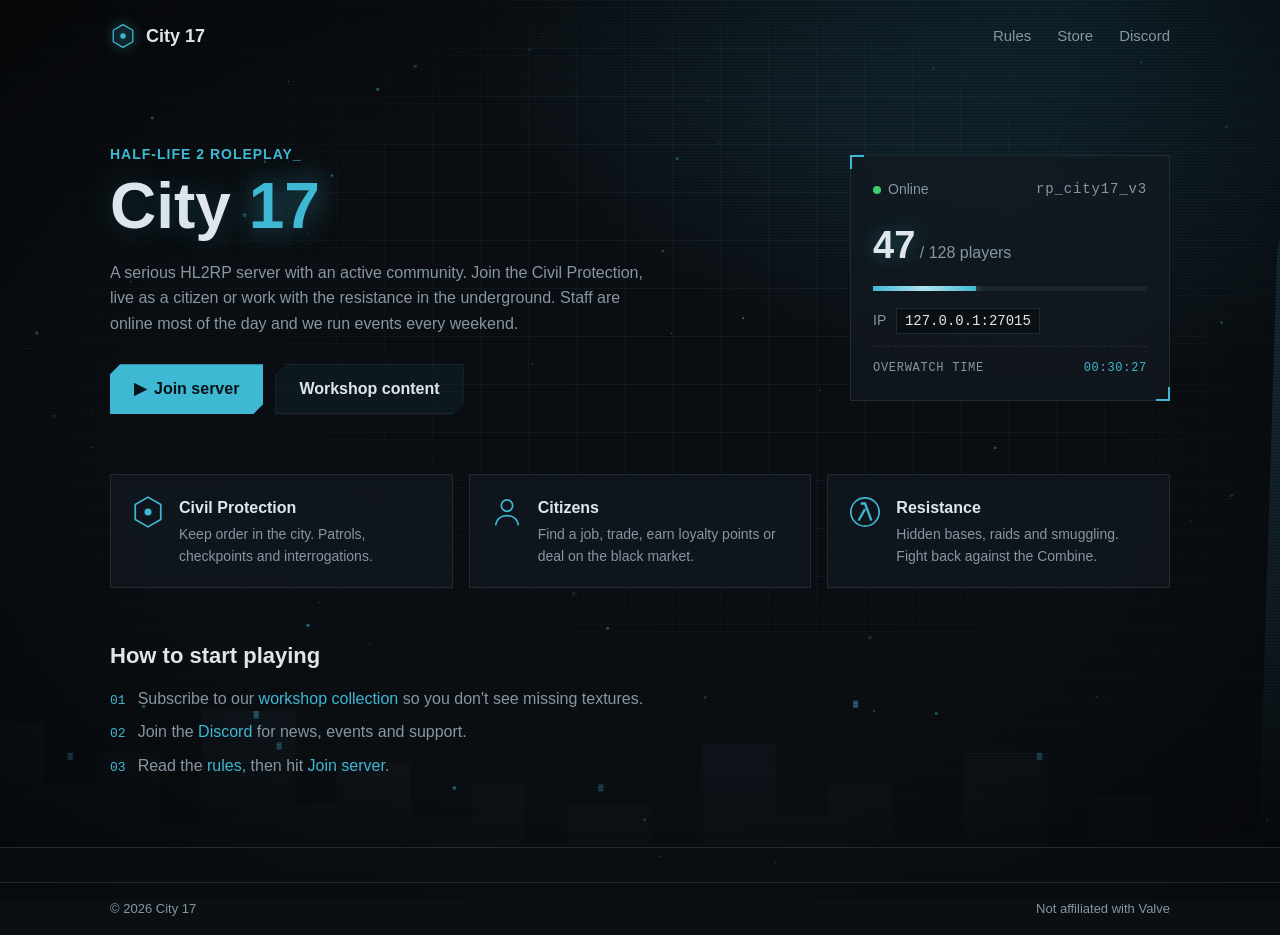
<file: index.html>
<!DOCTYPE html>
<html lang="en">
<head>
<meta charset="utf-8">
<meta name="viewport" content="width=device-width,initial-scale=1">
<title>City 17 | HL2RP</title>
<link rel="stylesheet" href="assets/style.css">
</head>
<body>

<!-- background layers -->
<div class="bg">
	<div class="grid"></div>
	<div class="sky" id="sky"><svg viewBox="0 0 1600 900" preserveAspectRatio="xMidYMax slice">
		<defs>
			<linearGradient id="cit" x1="0" y1="0" x2="0" y2="1"><stop offset="0" stop-color="#1d3a47"/><stop offset="1" stop-color="#0d151b"/></linearGradient>
			<linearGradient id="fade" x1="0" y1="0" x2="0" y2="1"><stop offset="0" stop-color="#0b0f13" stop-opacity="0"/><stop offset="1" stop-color="#0b0f13"/></linearGradient>
		</defs>
		<rect class="beam" x="1429" y="0" width="14" height="900"/>
		<path fill="url(#cit)" d="M1390 900 1410 260l14-70 12-70 12 70 14 70 20 640Z"/>
		<circle class="tip-light" cx="1436" cy="122" r="3"/>
	</svg></div>
	<div class="city" id="city"><svg viewBox="0 0 1600 900" preserveAspectRatio="xMidYMax slice">
		<path fill="#0f171d" d="M0 900V770h70v-40h50v60h40v-80h70v60h50v-30h60v70h40v-110h90v90h40v-40h70v60h60v-40h50v80h40v-60h80v40h50v-100h70v70h50v-30h60v50h70v-80h80v90h40v-50h60v70h60v-30h70v120Z"/>
		<g class="wins"><rect x="96" y="790" width="5" height="7"/><rect x="252" y="740" width="5" height="7"/><rect x="430" y="700" width="5" height="7"/><rect x="452" y="730" width="5" height="7"/><rect x="760" y="770" width="5" height="7"/><rect x="1004" y="690" width="5" height="7"/><rect x="1180" y="740" width="5" height="7"/><rect x="1540" y="790" width="5" height="7"/></g>
		<rect y="640" width="1600" height="260" fill="url(#fade)"/>
	</svg></div>
	<canvas id="dust"></canvas>
	<div class="sweep"></div>
	<div class="scan"></div>
	<div class="vignette"></div>
</div>

<header class="top">
	<div class="wrap">
		<a href="#" class="logo"><span class="ico" data-icon="combine"></span><span data-bind="name"></span></a>
		<nav>
			<a data-href="rules" target="_blank">Rules</a>
			<a data-href="store" target="_blank">Store</a>
			<a data-href="discord" target="_blank">Discord</a>
		</nav>
	</div>
</header>

<main>
	<section class="hero">
		<div class="wrap">
			<div class="intro">
				<p class="sub"><span class="typed" id="typed"></span><span class="caret">_</span></p>
				<h1 class="glitch" id="title"></h1>
				<p class="about rv" data-bind="about"></p>
				<div class="btns rv">
					<a class="btn shine" data-connect><span>▶</span> Join server</a>
					<a class="btn alt" data-href="workshop" target="_blank">Workshop content</a>
				</div>
			</div>

			<div class="server rv tilt">
				<span class="corner tl"></span><span class="corner br"></span>
				<div class="row"><span><i class="dot" id="dot"></i><span id="state">Online</span></span><span id="map" class="mono"></span></div>
				<div class="count"><b id="on">0</b> / <span id="max">0</span> players</div>
				<div class="bar"><i id="bar"></i></div>
				<div class="ip">IP <code id="ip" title="Click to copy"></code></div>
				<div class="clock mono"><span>Overwatch time</span><span id="clock">--:--:--</span></div>
			</div>
		</div>
	</section>

	<section class="factions">
		<div class="wrap" id="factions"></div>
	</section>

	<section class="start rv">
		<div class="wrap">
			<h2>How to start playing</h2>
			<ol>
				<li>Subscribe to our <a data-href="workshop" target="_blank">workshop collection</a> so you don't see missing textures.</li>
				<li>Join the <a data-href="discord" target="_blank">Discord</a> for news, events and support.</li>
				<li>Read the <a data-href="rules" target="_blank">rules</a>, then hit <a data-connect>Join server</a>.</li>
			</ol>
		</div>
	</section>
</main>

<footer>
	<div class="ticker"><div class="track mono" id="ticker"></div></div>
	<div class="wrap"><span>© <span id="year"></span> <span data-bind="name"></span></span><span>Not affiliated with Valve</span></div>
</footer>
<div class="toast" id="toast"></div>

<script src="config.js"></script>
<script src="assets/icons.js"></script>
<script src="assets/app.js"></script>
</body>
</html>
</file>
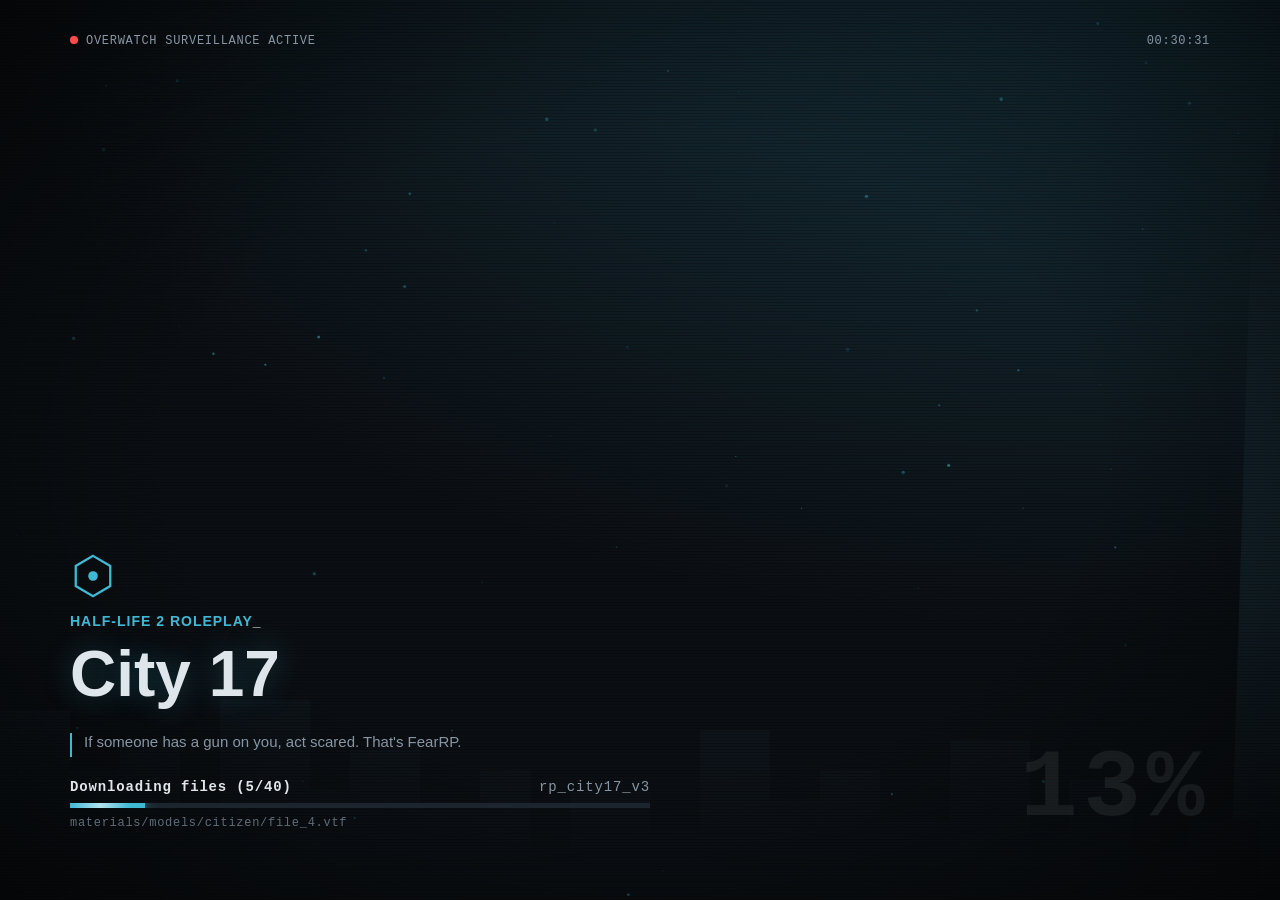
<file: loading.html>
<!DOCTYPE html>
<html lang="en">
<head>
<meta charset="utf-8">
<title>Loading</title>
<!--
	GMod loading screen. Add this to server.cfg:
	  sv_loadingurl "https://your-domain/loading.html"
	ES5 only, so it also runs on the default GMod branch (Awesomium).
-->
<style>
*{margin:0;padding:0;box-sizing:border-box}
html,body{height:100%;overflow:hidden}
body{background:#0b0f13;color:#dfe6eb;font-family:'Segoe UI',Arial,sans-serif}
.mono{font-family:Consolas,'Courier New',monospace;letter-spacing:.06em}
.layer{position:absolute;top:0;left:0;right:0;bottom:0}
.bg{background:radial-gradient(ellipse at 85% 0%,#163240 0%,transparent 65%)}
.grid{background-image:linear-gradient(rgba(63,184,212,.05) 1px,transparent 1px),linear-gradient(90deg,rgba(63,184,212,.05) 1px,transparent 1px);background-size:48px 48px;-webkit-animation:grid 20s linear infinite;animation:grid 20s linear infinite}
@-webkit-keyframes grid{to{background-position:48px 48px}}@keyframes grid{to{background-position:48px 48px}}
.city{background:url(assets/bg.svg) center bottom/cover no-repeat}
.sweep{height:200px;top:-200px;bottom:auto;background:linear-gradient(rgba(63,184,212,0),rgba(63,184,212,.07),rgba(63,184,212,0));-webkit-animation:sweep 8s linear infinite;animation:sweep 8s linear infinite}
@-webkit-keyframes sweep{to{top:100%}}@keyframes sweep{to{top:100%}}
.scan{background:repeating-linear-gradient(0deg,rgba(0,0,0,.22) 0,rgba(0,0,0,.22) 1px,transparent 1px,transparent 3px)}
.vig{background:radial-gradient(ellipse at center,transparent 50%,rgba(0,0,0,.6))}
canvas{position:absolute;top:0;left:0}

.hud{position:absolute;top:34px;left:70px;right:70px;font-size:12px;color:#8796a3;text-transform:uppercase}
.hud .r{float:right}
.rec{display:inline-block;width:8px;height:8px;border-radius:50%;background:#ff4b4b;margin-right:8px;-webkit-animation:blink 1.2s infinite;animation:blink 1.2s infinite}
@-webkit-keyframes blink{50%{opacity:.15}}@keyframes blink{50%{opacity:.15}}

.box{position:absolute;left:70px;bottom:70px;width:580px}
.logo{width:46px;height:46px;margin-bottom:14px;-webkit-animation:spin 16s linear infinite;animation:spin 16s linear infinite}
@-webkit-keyframes spin{to{-webkit-transform:rotate(360deg)}}@keyframes spin{to{transform:rotate(360deg)}}
.logo svg{width:100%;height:100%}
.sub{font-size:14px;font-weight:600;text-transform:uppercase;letter-spacing:1px;min-height:22px}
.caret{-webkit-animation:blink 1s steps(1) infinite;animation:blink 1s steps(1) infinite}
h1{font-size:64px;line-height:1.1;margin:4px 0 24px;text-shadow:0 0 30px rgba(63,184,212,.3)}
.tip{color:#8796a3;font-size:15px;min-height:24px;margin-bottom:22px;padding-left:12px;border-left:2px solid;-webkit-transition:opacity .4s;transition:opacity .4s}
.status{font-size:14px;margin-bottom:8px;overflow:hidden}
.status span{float:right;color:#8796a3}
.bar{height:5px;background:#1c252d;overflow:hidden}
.bar i{position:relative;display:block;height:100%;width:0;overflow:hidden;-webkit-transition:width .15s;transition:width .15s}
.bar i b{position:absolute;top:0;bottom:0;width:60px;background:linear-gradient(90deg,rgba(255,255,255,0),rgba(255,255,255,.6),rgba(255,255,255,0));-webkit-animation:sh 1.6s infinite;animation:sh 1.6s infinite}
@-webkit-keyframes sh{from{left:-60px}to{left:100%}}@keyframes sh{from{left:-60px}to{left:100%}}
.file{font-size:12px;color:#5d6c78;margin-top:8px;white-space:nowrap;overflow:hidden;text-overflow:ellipsis}
.pct{position:absolute;right:70px;bottom:62px;font-size:96px;font-weight:800;color:rgba(223,230,235,.08);line-height:1}
</style>
</head>
<body>
<div class="layer bg"></div>
<div class="layer grid"></div>
<div class="layer city"></div>
<canvas id="dust"></canvas>
<div class="layer sweep"></div>
<div class="layer scan"></div>
<div class="layer vig"></div>

<div class="hud mono"><span><i class="rec"></i>Overwatch surveillance active</span><span class="r" id="clock">00:00:00</span></div>

<div class="box">
	<div class="logo" id="logo"></div>
	<div class="sub"><span id="sub"></span><span class="caret">_</span></div>
	<h1 id="name"></h1>
	<p class="tip" id="tip"></p>
	<div class="status mono"><b id="status">Connecting...</b><span id="map"></span></div>
	<div class="bar"><i id="bar"><b></b></i></div>
	<div class="file mono" id="file">&nbsp;</div>
</div>
<div class="pct mono" id="pct">0%</div>

<script src="config.js"></script>
<script src="assets/icons.js"></script>
<script>
(function () {
	var S = window.SITE, L = S.loading || {}, acc = S.accent;
	function $(id) { return document.getElementById(id); }
	function esc(s) { return String(s).replace(/&/g, '&amp;').replace(/</g, '&lt;').replace(/>/g, '&gt;'); }
	function pad(n) { return (n < 10 ? '0' : '') + n; }

	$('logo').innerHTML = ICONS.combine;
	$('logo').style.color = acc;
	$('sub').style.color = acc;
	$('name').innerHTML = esc(S.name);
	$('bar').style.background = acc;
	$('bar').style.boxShadow = '0 0 12px ' + acc;
	$('tip').style.borderColor = acc;

	// typing tagline
	var tg = S.tagline, ti = 0;
	(function type() { $('sub').innerHTML = esc(tg.slice(0, ++ti)); if (ti < tg.length) setTimeout(type, 50); })();

	// clock
	setInterval(function () { var d = new Date(); $('clock').innerHTML = pad(d.getHours()) + ':' + pad(d.getMinutes()) + ':' + pad(d.getSeconds()); }, 1000);

	// tips
	var tips = L.tips || [], n = 0;
	function tip() {
		if (!tips.length) return;
		$('tip').style.opacity = 0;
		setTimeout(function () { $('tip').innerHTML = esc(tips[n++ % tips.length]); $('tip').style.opacity = 1; }, 400);
	}
	tip(); setInterval(tip, 6000);

	// dust
	var cv = $('dust'), ctx = cv.getContext('2d'), W = cv.width = window.innerWidth, H = cv.height = window.innerHeight, parts = [], i;
	for (i = 0; i < 60; i++) parts.push({ x: Math.random() * W, y: Math.random() * H, r: Math.random() * 1.6 + .3, vx: Math.random() * .3 - .1, vy: -(Math.random() * .25 + .05), a: Math.random() * .5 + .1 });
	setInterval(function () {
		ctx.clearRect(0, 0, W, H); ctx.fillStyle = acc;
		for (var j = 0; j < parts.length; j++) {
			var p = parts[j]; p.x += p.vx; p.y += p.vy;
			if (p.y < -5) { p.y = H + 5; p.x = Math.random() * W; }
			ctx.globalAlpha = p.a; ctx.beginPath(); ctx.arc(p.x, p.y, p.r, 0, 6.283); ctx.fill();
		}
	}, 33);

	var music = null;
	if (L.music) { music = new Audio(L.music); music.loop = true; music.volume = 0.3; try { music.play(); } catch (e) {} }

	// functions called by Garry's Mod
	var total = 0, needed = 0;
	function progress() {
		if (!total) return;
		var p = Math.round((total - needed) / total * 100);
		$('bar').style.width = p + '%';
		$('pct').innerHTML = p + '%';
	}
	window.GameDetails = function (servername, serverurl, mapname, maxplayers, steamid, gamemode, volume) {
		$('map').innerHTML = esc(mapname);
		if (music && volume !== undefined) music.volume = volume * 0.5;
	};
	window.SetFilesTotal = function (t) { total = t; progress(); };
	window.SetFilesNeeded = function (t) { needed = t; progress(); };
	window.DownloadingFile = function (f) { needed = Math.max(0, needed - 1); $('file').innerHTML = esc(f); progress(); };
	window.SetStatusChanged = function (s) { $('status').innerHTML = esc(s); };

	// fake progress when opened in a normal browser, just for preview
	if (navigator.userAgent.indexOf('GMod') < 0) {
		GameDetails('', '', S.demoStatus.map, S.demoStatus.max, '', 'HL2RP', 0.5);
		SetFilesTotal(40); SetFilesNeeded(40);
		var k = 0, t = setInterval(function () {
			DownloadingFile('materials/models/citizen/file_' + k + '.vtf');
			SetStatusChanged('Downloading files (' + (++k) + '/40)');
			if (k >= 40) { clearInterval(t); SetStatusChanged('Sending client info...'); $('file').innerHTML = '&nbsp;'; }
		}, 200);
	}
})();
</script>
</body>
</html>
</file>
<file: assets/style.css>
:root{--acc:#3fb8d4;--bg:#0b0f13;--panel:rgba(18,25,32,.72);--border:#1f2a33;--text:#dfe6eb;--muted:#8796a3}
*{box-sizing:border-box;margin:0;padding:0}
body{background:var(--bg);color:var(--text);font:16px/1.6 'Segoe UI',Roboto,Arial,sans-serif;min-height:100vh;display:flex;flex-direction:column;overflow-x:hidden}
a{color:var(--acc);text-decoration:none}
a:hover{text-decoration:underline}
.wrap{width:min(1060px,90%);margin:0 auto}
main{flex:1}
.mono{font-family:Consolas,'Courier New',monospace;letter-spacing:.06em}
::selection{background:var(--acc);color:#071318}

/* ---------- background ---------- */
.bg{position:fixed;inset:0;z-index:-1;overflow:hidden;background:radial-gradient(ellipse 70% 60% at 85% 0%,#163240 0%,transparent 70%),var(--bg)}
.grid{position:absolute;inset:-48px;background:
	linear-gradient(rgba(63,184,212,.05) 1px,transparent 1px) 0 0/48px 48px,
	linear-gradient(90deg,rgba(63,184,212,.05) 1px,transparent 1px) 0 0/48px 48px;
	animation:gridmove 20s linear infinite;mask-image:radial-gradient(ellipse at 60% 30%,#000 20%,transparent 75%)}
@keyframes gridmove{to{transform:translate(48px,48px)}}
.sky,.city{position:absolute;inset:-20px;transition:transform .3s ease-out}
.sky svg,.city svg{width:100%;height:100%}
.beam{fill:var(--acc);opacity:.08;filter:blur(7px);animation:beam 5s ease-in-out infinite}
@keyframes beam{50%{opacity:.2}}
.tip-light{fill:#ff4b4b;animation:blink 1.4s infinite}
.wins rect{fill:var(--acc);opacity:.55;animation:flick 4s infinite}
.wins rect:nth-child(3n){animation-delay:1.2s}.wins rect:nth-child(3n+1){animation-delay:2.5s}
@keyframes flick{0%,100%{opacity:.55}45%{opacity:.15}50%{opacity:.6}}
#dust{position:absolute;inset:0;width:100%;height:100%}
.sweep{position:absolute;left:0;right:0;height:180px;top:-180px;background:linear-gradient(transparent,rgba(63,184,212,.06),transparent);animation:sweep 9s linear infinite}
@keyframes sweep{to{top:100%}}
.scan{position:absolute;inset:0;background:repeating-linear-gradient(0deg,rgba(0,0,0,.2) 0 1px,transparent 1px 3px);pointer-events:none}
.vignette{position:absolute;inset:0;background:radial-gradient(ellipse at center,transparent 55%,rgba(0,0,0,.55))}

/* ---------- header ---------- */
.top{padding:22px 0;animation:down .8s both}
@keyframes down{from{opacity:0;transform:translateY(-14px)}}
.top .wrap{display:flex;justify-content:space-between;align-items:center}
.logo{display:flex;align-items:center;gap:10px;color:var(--text);font-weight:700;font-size:18px}
.logo:hover{text-decoration:none}
.ico{width:26px;height:26px;color:var(--acc);filter:drop-shadow(0 0 6px var(--acc));animation:spin 18s linear infinite}
@keyframes spin{to{transform:rotate(360deg)}}
.ico svg,.f svg{width:100%;height:100%}
.top nav{display:flex;gap:26px}
.top nav a{color:var(--muted);font-size:15px;position:relative}
.top nav a::after{content:'';position:absolute;left:0;right:100%;bottom:-3px;height:1px;background:var(--acc);transition:right .25s}
.top nav a:hover{color:var(--text);text-decoration:none}
.top nav a:hover::after{right:0}

/* ---------- hero ---------- */
.hero{padding:70px 0 60px}
.hero .wrap{display:flex;gap:50px;align-items:center;justify-content:space-between}
.intro{max-width:540px}
.sub{color:var(--acc);font-size:14px;font-weight:600;text-transform:uppercase;letter-spacing:1px;min-height:22px}
.caret{animation:blink 1s steps(1) infinite}
@keyframes blink{50%{opacity:0}}
h1{font-size:64px;line-height:1.1;margin:6px 0 18px;text-shadow:0 0 30px rgba(63,184,212,.25)}
h1 .ch{display:inline-block;opacity:0;transform:translateY(20px);animation:rise .6s cubic-bezier(.2,.8,.2,1) forwards}
@keyframes rise{to{opacity:1;transform:none}}
h1 .acc{color:var(--acc);text-shadow:0 0 28px rgba(63,184,212,.6)}
/* glitch on hover */
.glitch{position:relative;cursor:default}
.glitch:hover{animation:glitch .35s steps(2) 2}
@keyframes glitch{0%{text-shadow:2px 0 #ff3b6b,-2px 0 var(--acc)}25%{transform:translate(-2px,1px)}50%{text-shadow:-2px 0 #ff3b6b,2px 0 var(--acc);transform:translate(2px,-1px)}100%{transform:none}}
.about{color:var(--muted)}
.btns{display:flex;gap:12px;margin-top:28px;flex-wrap:wrap}
.btn{position:relative;overflow:hidden;display:inline-flex;gap:8px;align-items:center;padding:12px 24px;background:var(--acc);color:#071318;font-weight:600;cursor:pointer;transition:transform .15s,box-shadow .25s;
	clip-path:polygon(10px 0,100% 0,100% calc(100% - 10px),calc(100% - 10px) 100%,0 100%,0 10px)}
.btn:hover{text-decoration:none;box-shadow:0 0 28px var(--acc);transform:translateY(-2px)}
.btn:active{transform:translateY(0)}
.btn.alt{background:rgba(63,184,212,.06);color:var(--text);box-shadow:inset 0 0 0 1px var(--border)}
.btn.alt:hover{box-shadow:inset 0 0 0 1px var(--acc),0 0 18px rgba(63,184,212,.25)}
.shine::before{content:'';position:absolute;top:0;left:-60%;width:40%;height:100%;background:linear-gradient(100deg,transparent,rgba(255,255,255,.55),transparent);transform:skewX(-20deg);animation:shine 3.5s infinite}
@keyframes shine{0%,60%{left:-60%}100%{left:130%}}

/* server card */
.server{position:relative;width:320px;background:var(--panel);border:1px solid var(--border);padding:22px;backdrop-filter:blur(8px);transform-style:preserve-3d;transition:transform .2s ease-out,border-color .3s}
.server:hover{border-color:rgba(63,184,212,.45)}
.corner{position:absolute;width:14px;height:14px;border:2px solid var(--acc)}
.corner.tl{top:-1px;left:-1px;border-right:0;border-bottom:0}
.corner.br{bottom:-1px;right:-1px;border-left:0;border-top:0}
.row{display:flex;justify-content:space-between;font-size:14px;color:var(--muted)}
.dot{display:inline-block;width:8px;height:8px;border-radius:50%;background:#3ccf6e;margin-right:7px;box-shadow:0 0 0 0 rgba(60,207,110,.6);animation:ping 1.8s infinite}
@keyframes ping{70%{box-shadow:0 0 0 8px rgba(60,207,110,0)}100%{box-shadow:0 0 0 0 rgba(60,207,110,0)}}
.dot.off{background:#d9534f;animation:none}
.count{margin:14px 0 10px;color:var(--muted)}
.count b{font-size:38px;color:var(--text);text-shadow:0 0 18px rgba(63,184,212,.35)}
.bar{height:5px;background:#1c252d;overflow:hidden}
.bar i{position:relative;display:block;height:100%;width:0;background:var(--acc);box-shadow:0 0 10px var(--acc);transition:width 1.4s cubic-bezier(.2,.8,.2,1);overflow:hidden}
.bar i::after{content:'';position:absolute;inset:0;background:linear-gradient(90deg,transparent,rgba(255,255,255,.6),transparent);animation:shimmer 2s infinite}
@keyframes shimmer{from{transform:translateX(-100%)}to{transform:translateX(100%)}}
.ip{margin-top:18px;font-size:14px;color:var(--muted)}
.ip code{margin-left:6px;padding:4px 8px;background:rgba(0,0,0,.35);border:1px solid var(--border);color:var(--text);cursor:pointer;transition:border-color .2s,color .2s}
.ip code:hover{border-color:var(--acc);color:var(--acc)}
.clock{display:flex;justify-content:space-between;margin-top:14px;padding-top:12px;border-top:1px dashed var(--border);font-size:12px;color:var(--muted);text-transform:uppercase}
.clock #clock{color:var(--acc)}

/* ---------- factions ---------- */
.factions .wrap{display:grid;grid-template-columns:repeat(3,1fr);gap:16px}
.f{position:relative;overflow:hidden;background:var(--panel);border:1px solid var(--border);padding:20px;display:flex;gap:14px;backdrop-filter:blur(6px);transition:transform .25s,border-color .25s}
.f::before{content:'';position:absolute;inset:0;background:radial-gradient(220px circle at var(--x,50%) var(--y,50%),rgba(63,184,212,.16),transparent 70%);opacity:0;transition:opacity .3s}
.f:hover{transform:translateY(-4px);border-color:rgba(63,184,212,.5)}
.f:hover::before{opacity:1}
.f .i{flex:0 0 34px;height:34px;color:var(--acc);transition:transform .4s,filter .3s}
.f:hover .i{transform:scale(1.12) rotate(-6deg);filter:drop-shadow(0 0 8px var(--acc))}
.f h3{font-size:16px;margin-bottom:2px}
.f p{font-size:14px;color:var(--muted)}

/* ---------- start ---------- */
.start{padding:50px 0 60px}
.start h2{font-size:22px;margin-bottom:12px}
.start ol{list-style:none;counter-reset:s}
.start li{counter-increment:s;margin:8px 0;color:var(--muted)}
.start li::before{content:"0" counter(s);font-family:Consolas,monospace;color:var(--acc);font-size:13px;margin-right:12px}

/* ---------- footer ---------- */
footer{border-top:1px solid var(--border);font-size:13px;color:var(--muted);background:rgba(11,15,19,.6)}
footer .wrap{display:flex;justify-content:space-between;padding:16px 0}
.ticker{overflow:hidden;border-bottom:1px solid var(--border);padding:7px 0;font-size:12px;color:var(--acc);white-space:nowrap}
.track{display:inline-block;padding-left:100%;animation:ticker 40s linear infinite}
@keyframes ticker{to{transform:translateX(-100%)}}

.toast{position:fixed;bottom:24px;left:50%;transform:translate(-50%,20px);background:var(--panel);border:1px solid var(--acc);padding:10px 18px;font-size:14px;opacity:0;transition:.3s;pointer-events:none;box-shadow:0 0 20px rgba(63,184,212,.3);backdrop-filter:blur(8px)}
.toast.on{opacity:1;transform:translate(-50%,0)}

/* reveal on load */
.rv{opacity:0;transform:translateY(18px);transition:opacity .7s,transform .7s}
.rv.in{opacity:1;transform:none}

@media(max-width:820px){
	.hero{padding:30px 0}
	.hero .wrap{flex-direction:column;align-items:stretch}
	.server{width:auto}
	h1{font-size:46px}
	.factions .wrap{grid-template-columns:1fr}
	.top nav{gap:16px}
}
@media(prefers-reduced-motion:reduce){*{animation:none!important;transition:none!important}.rv,h1 .ch{opacity:1;transform:none}}
.f.rv.in{transition:opacity .7s,transform .25s,border-color .25s}
.server.rv.in{transition:opacity .7s,transform .2s ease-out,border-color .3s}
</file>
